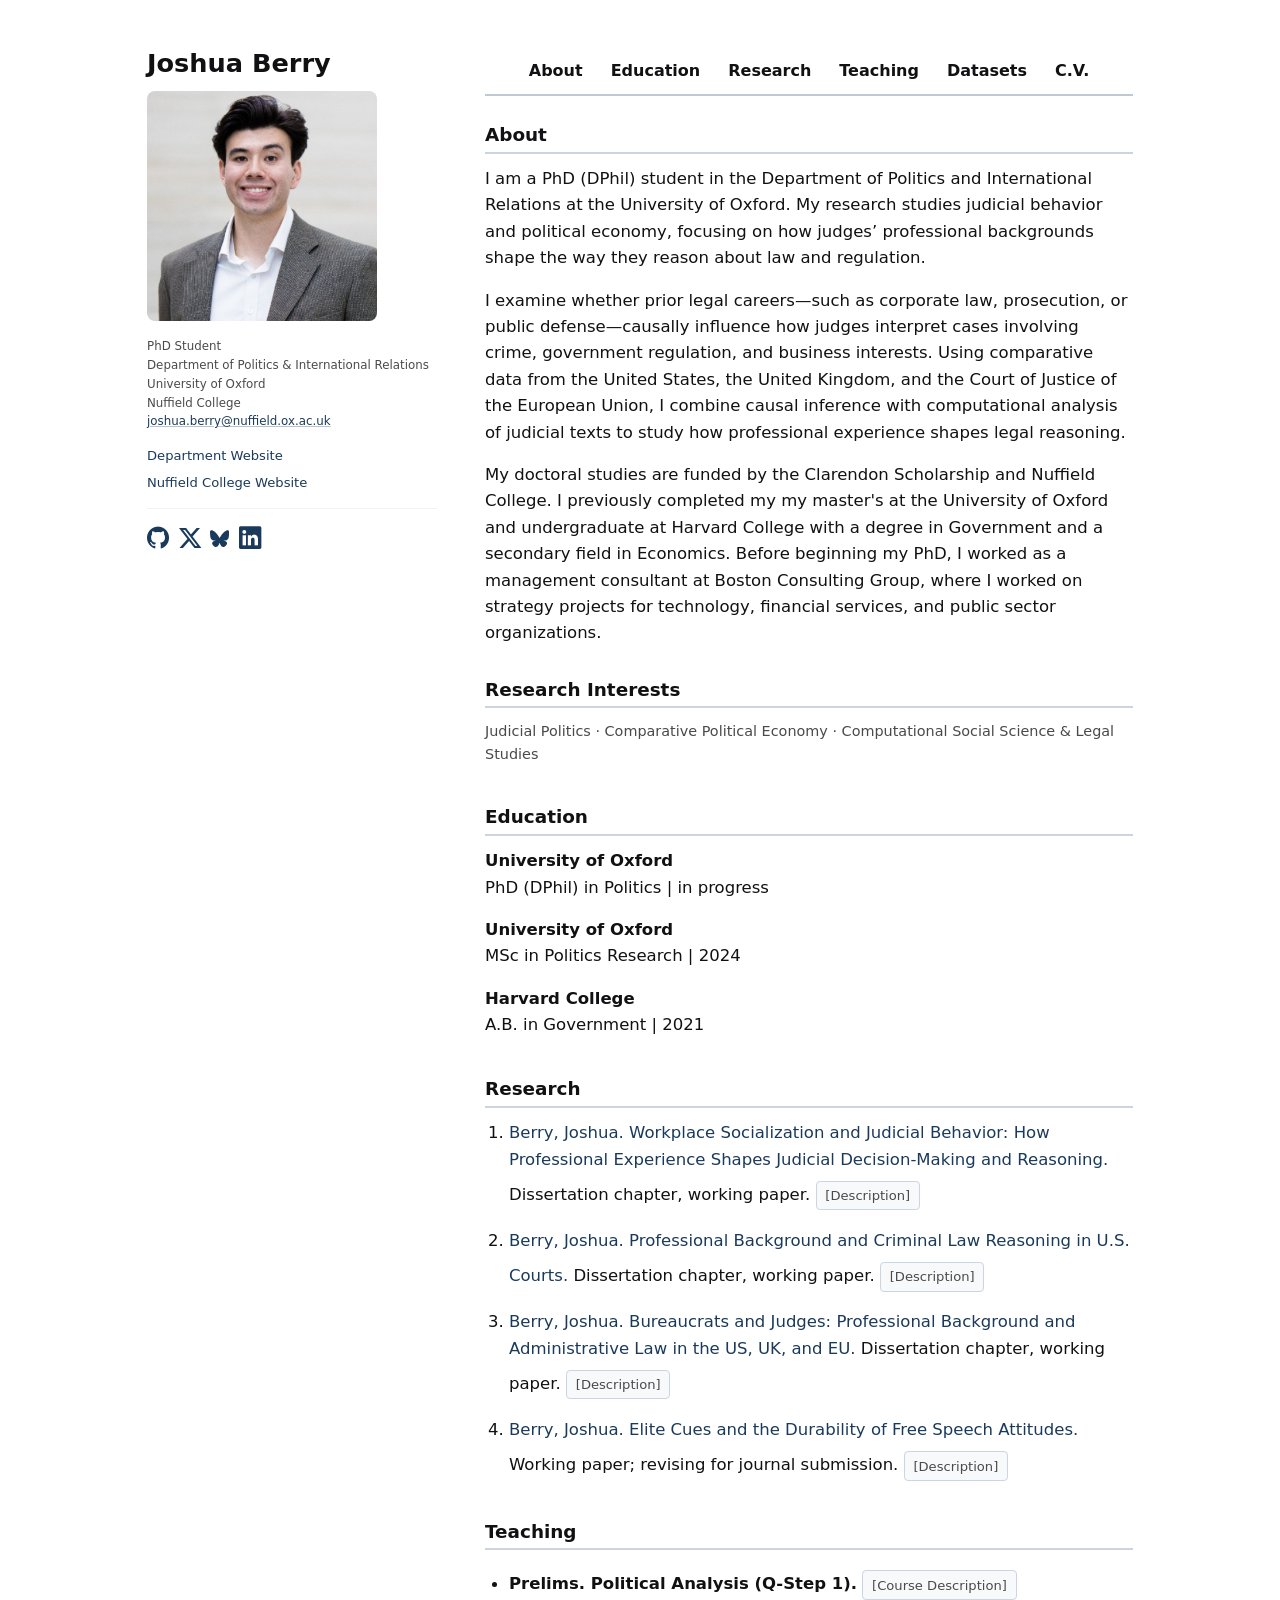
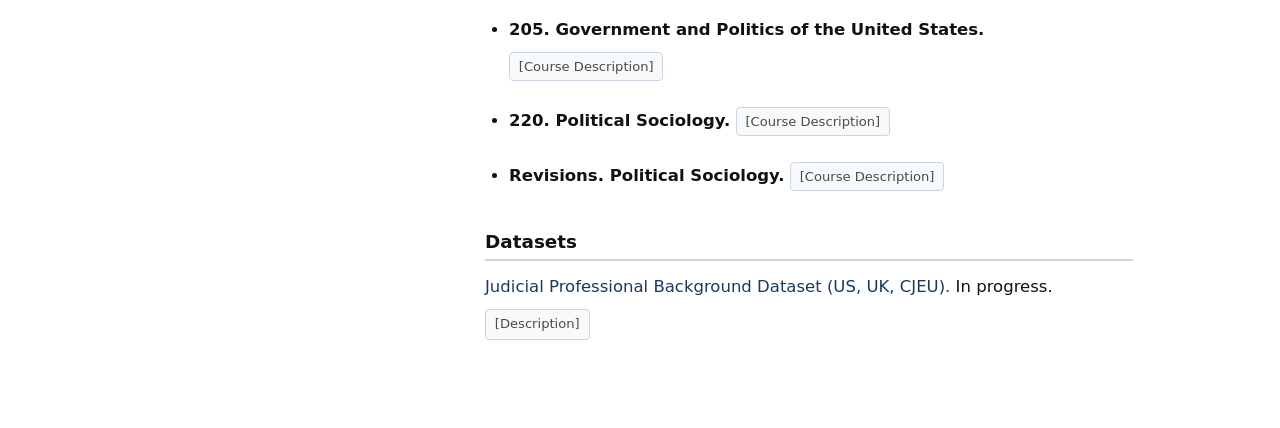
<file: index.html>
<!DOCTYPE html>

<html lang="en">
    <head>
        <meta charset="UTF-8" />
        <meta name="viewport" content="width=device-width, initial-scale=1.0" />
        <title>Joshua Berry</title>

        <!-- Bootstrap CSS -->
        <link href="https://cdn.jsdelivr.net/npm/bootstrap@5.3.8/dist/css/bootstrap.min.css"
              rel="stylesheet"
              integrity="sha384-sRIl4kxILFvY47J16cr9ZwB07vP4J8+LH7qKQnuqkuIAvNWLzeN8tE5YBujZqJLB"
              crossorigin="anonymous">

        <!-- Bootstrap Icons -->
        <link rel="stylesheet"
              href="https://cdn.jsdelivr.net/npm/bootstrap-icons@1.11.3/font/bootstrap-icons.min.css">

        <!-- Bootstrap JS -->
        <script src="https://cdn.jsdelivr.net/npm/bootstrap@5.3.8/dist/js/bootstrap.bundle.min.js"
                integrity="sha384-FKyoEForCGlyvwx9Hj09JcYn3nv7wiPVlz7YYwJrWVcXK/BmnVDxM+D2scQbITxI"
                crossorigin="anonymous"></script>

        <link href="styles.css" rel="stylesheet">

    </head>
    <body>

        <!-- Mobile Profile Header: small screens only -->
        <div class="mobile-profile d-block d-md-none">
            <h1>Joshua Berry</h1>
            <img src="headshot.jpeg" alt="Joshua Berry" class="headshot">
            <p class="position">
                PhD Student<br>
                Department of Politics &amp; International Relations<br>
                University of Oxford<br>
                Nuffield College<br>
                <a href="mailto:joshua.berry@nuffield.ox.ac.uk">joshua.berry@nuffield.ox.ac.uk</a>
            </p>
            <div class="sidebar-website-links">
                <a href="https://www.politics.ox.ac.uk/person/joshua-berry" target="_blank">Department Website</a>
                <a href="https://www.nuffield.ox.ac.uk/people/profiles/joshua-berry/" target="_blank">Nuffield College Website</a>
            </div>
            <hr>
            <div class="social-icons mt-1">
                <a href="https://github.com/joshuahberry" title="GitHub">
                    <i class="bi bi-github"></i>
                </a>
                <a href="https://x.com/_j_berry_" title="X">
                    <i class="bi bi-twitter-x"></i>
                </a>
                <a href="https://bsky.app/profile/joshua-berry.bsky.social" title="Bluesky" class="bsky-icon">
                    <svg xmlns="http://www.w3.org/2000/svg" viewBox="0 0 568 501" width="18" height="18" fill="currentColor">
                        <path d="M123.121 33.664C188.241 82.553 258.281 181.68 284 234.873c25.719-53.193 95.759-152.32 160.879-201.209C491.866-1.611 568-28.906 568 57.947c0 17.346-9.945 145.713-15.778 166.555-20.275 72.453-94.155 90.933-159.875 79.748C507.222 323.8 536.444 388.56 473.922 453.32c-119.946 122.979-172.352-30.842-185.522-70.315-2.678-7.884-3.93-11.572-3.9-8.453.03 3.12-1.222 6.808-3.9 8.453C267.43 422.478 214.024 576.299 94.078 453.32 31.556 388.56 60.778 323.8 175.653 304.25c-65.72 11.185-139.6-7.295-159.875-79.748C9.945 203.66 0 75.293 0 57.947 0-28.906 76.134-1.611 123.121 33.664Z"/>
                    </svg>
                </a>
                <a href="https://www.linkedin.com/in/joshua-berry/" title="LinkedIn">
                    <i class="bi bi-linkedin"></i>
                </a>
            </div>
        </div>

        <!-- Mobile Flat Nav: small screens only -->
        <nav class="mobile-flat-nav d-flex d-md-none">
            <a href="#about">About</a>
            <a href="#education">Education</a>
            <a href="#research">Research</a>
            <a href="#teaching">Teaching</a>
            <a href="#datasets">Datasets</a>
            <a href="joshuaberry_cv.pdf">C.V.</a>
        </nav>

        <!-- Page Body: sidebar + content column -->
        <div class="page-body">

            <!-- Sidebar -->
            <aside class="sidebar d-none d-md-block">

                <!-- Name -->
                <h1>Joshua Berry</h1>

                <!-- Profile photo -->
                <img src="headshot.jpeg" alt="Joshua Berry" class="headshot" style="margin-top: 0.75rem;">

                <!-- Position -->
                <p class="position">
                    PhD Student<br>
                    Department of Politics &amp; International Relations<br>
                    University of Oxford<br>
                    Nuffield College<br>
                    <a href="mailto:joshua.berry@nuffield.ox.ac.uk">joshua.berry@nuffield.ox.ac.uk</a>
                </p>

                <!-- Website links -->
                <div class="sidebar-website-links">
                    <a href="https://www.politics.ox.ac.uk/person/joshua-berry" target="_blank">Department Website</a>
                    <a href="https://www.nuffield.ox.ac.uk/people/profiles/joshua-berry/" target="_blank">Nuffield College Website</a>
                </div>

                <hr>

                <!-- Social icons -->
                <div class="social-icons mt-1">
                    <a href="https://github.com/joshuahberry" title="GitHub">
                        <i class="bi bi-github"></i>
                    </a>
                    <a href="https://x.com/_j_berry_" title="X">
                        <i class="bi bi-twitter-x"></i>
                    </a>
                    <a href="https://bsky.app/profile/joshua-berry.bsky.social" title="Bluesky" class="bsky-icon">
                        <svg xmlns="http://www.w3.org/2000/svg" viewBox="0 0 568 501" width="18" height="18" fill="currentColor">
                            <path d="M123.121 33.664C188.241 82.553 258.281 181.68 284 234.873c25.719-53.193 95.759-152.32 160.879-201.209C491.866-1.611 568-28.906 568 57.947c0 17.346-9.945 145.713-15.778 166.555-20.275 72.453-94.155 90.933-159.875 79.748C507.222 323.8 536.444 388.56 473.922 453.32c-119.946 122.979-172.352-30.842-185.522-70.315-2.678-7.884-3.93-11.572-3.9-8.453.03 3.12-1.222 6.808-3.9 8.453C267.43 422.478 214.024 576.299 94.078 453.32 31.556 388.56 60.778 323.8 175.653 304.25c-65.72 11.185-139.6-7.295-159.875-79.748C9.945 203.66 0 75.293 0 57.947 0-28.906 76.134-1.611 123.121 33.664Z"/>
                        </svg>
                    </a>
                    <a href="https://www.linkedin.com/in/joshua-berry/" title="LinkedIn">
                        <i class="bi bi-linkedin"></i>
                    </a>
                </div>

            </aside>

            <!-- Content column: top nav + main content -->
            <div class="content-col">

                <!-- Top Nav: desktop only -->
                <nav class="topnav d-none d-md-flex">
                    <a href="#about">About</a>
                    <a href="#education">Education</a>
                    <a href="#research">Research</a>
                    <a href="#teaching">Teaching</a>
                    <a href="#datasets">Datasets</a>
                    <a href="joshuaberry_cv.pdf">C.V.</a>
                </nav>

                <!-- Main Content -->
                <main class="main-content">

                    <!-- About -->
                    <section id="about">
                        <h3>About</h3>
                        <p>
                            I am a PhD (DPhil) student in the Department of Politics and International Relations at the University of Oxford. 
                            My research studies judicial behavior and political economy, focusing on how judges’ professional backgrounds shape the way they reason about law and regulation. 
                        </p>

                        <p>
                            I examine whether prior legal careers—such as corporate law, prosecution, or public defense—causally influence how judges interpret cases involving crime, government regulation, and business interests. 
                            Using comparative data from the United States, the United Kingdom, and the Court of Justice of the European Union, I combine causal inference with computational analysis of judicial texts to study how professional experience shapes legal reasoning.
                        </p>

                        <p>
                            My doctoral studies are funded by the Clarendon Scholarship and Nuffield College. I previously completed my my master's at the University of Oxford and undergraduate at Harvard College with a degree in Government and a secondary field in Economics. 
                            Before beginning my PhD, I worked as a management consultant at Boston Consulting Group, where I worked on strategy projects for technology, financial services, and public sector organizations.
                        </p>

                        <h3>Research Interests</h3>
                        <p class="research-interests">Judicial Politics · Comparative Political Economy · Computational Social Science & Legal Studies </p>
                    </section>

                    <!-- Education -->
                    <section id="education">
                        <h3>Education</h3>
                        <p>
                            <strong>University of Oxford</strong><br>
                            PhD (DPhil) in Politics | in progress
                        </p>
                        <p>
                            <strong>University of Oxford</strong><br>
                            MSc in Politics Research | 2024
                        </p>
                        <p>
                            <strong>Harvard College</strong><br>
                            A.B. in Government | 2021
                        </p>
                    </section>

                    <!-- Research -->
                    <section id="research">
                        <h3>Research</h3>
                        <ol>

                            <li>
                                <span class="pub-title">Berry, Joshua. Workplace Socialization and Judicial Behavior: How Professional Experience Shapes Judicial Decision-Making and Reasoning.</span>
                                Dissertation chapter, working paper.
                                <details class="abstract">
                                    <summary>[Description]</summary>
                                    <div class="abstract-body">
                                        This chapter introduces a theory of workplace socialization explaining how judges' prior professional environments influence the information, norms,
                                        and reasoning styles they bring to interpreting and applying legal rules.
                                    </div>
                                </details>
                            </li>

                            <li>
                                <span class="pub-title">Berry, Joshua. Professional Background and Criminal Law Reasoning in U.S. Courts.</span>
                                Dissertation chapter, working paper.
                                <details class="abstract">
                                    <summary>[Description]</summary>
                                    <div class="abstract-body">
                                        Using court dockets and computational text analysis of judicial opinions, this paper examines how prosecutors and defense attorneys
                                        bring different reasoning styles to criminal law cases.
                                    </div>
                                </details>
                            </li>

                            <li>
                                <span class="pub-title">Berry, Joshua. Bureaucrats and Judges: Professional Background and Administrative Law in the US, UK, and EU.</span>
                                Dissertation chapter, working paper.
                                <details class="abstract">
                                    <summary>[Description]</summary>
                                    <div class="abstract-body">
                                        This chapter studies how judges with public- and private-sector legal careers reason about administrative law disputes,
                                        focusing on how professional experience shapes interpretations of agency authority and regulatory discretion across jurisdictions.
                                    </div>
                                </details>
                            </li>

                            <li>
                                <span class="pub-title">Berry, Joshua. Elite Cues and the Durability of Free Speech Attitudes.</span>
                                Working paper; revising for journal submission.
                                <details class="abstract">
                                    <summary>[Description]</summary>
                                    <div class="abstract-body">
                                        Using a survey experiment, this paper shows that elite messaging has limited effects on partisan attitudes toward speech regulation,
                                        suggesting that disagreements over content moderation reflect deeper ideological commitments rather than short-term cue-taking.
                                    </div>
                                </details>
                            </li>

                        </ol>
                    </section>

                    <!-- Teaching -->
                    <section id="teaching">
                        <h3>Teaching</h3>

                        <ul>

                            <li>
                                <strong>Prelims. Political Analysis (Q-Step 1).</strong>
                                <details class="abstract">
                                    <summary>[Course Description]</summary>
                                    <div class="abstract-body">
                                        Introductory statistics and quantitative methods for first-year Philosophy, Politics and Economics (PPE) and
                                        History and Politics (HP) undergraduates. Topics include research design, causal inference, and applied data analysis in R.
                                        Teaching delivered in lecture format.
                                    </div>
                                </details>
                            </li>

                            <li>
                                <strong>205. Government and Politics of the United States.</strong>
                                <details class="abstract">
                                    <summary>[Course Description]</summary>
                                    <div class="abstract-body">
                                        American political institutions, electoral behavior, Congress, the presidency,
                                        the federal government, interest groups, courts, and constitutional law for second and third-year PPE and HP
                                        undergraduates. Teaching delivered in seminar tutorial format.
                                    </div>
                                </details>
                            </li>

                            <li>
                                <strong>220. Political Sociology.</strong>
                                <details class="abstract">
                                    <summary>[Course Description]</summary>
                                    <div class="abstract-body">
                                        Covering the social basis of political behavior for second-year PPE and HP undergraduates. Topics include
                                        social capital, social attitudes, social movements, nationalism, and civil wars.
                                        Teaching delivered in seminar tutorial format.
                                    </div>
                                </details>
                            </li>

                            <li>
                                <strong>Revisions. Political Sociology.</strong>
                                <details class="abstract">
                                    <summary>[Course Description]</summary>
                                    <div class="abstract-body">
                                        Revision tutorials for final-year PPE and PH students in Jesus College and St. Peter's College preparing for finalist examinations.
                                    </div>
                                </details>
                            </li>

                        </ul>
                    </section>

                    <!-- Datasets -->
                    <section id="datasets">
                        <h3>Datasets</h3>

                        <ul class="dataset-list">

                            <li>
                                <span class="pub-title">Judicial Professional Background Dataset (US, UK, CJEU).</span>
                                In progress.
                                <details class="abstract">
                                    <summary>[Description]</summary>
                                    <div class="abstract-body">
                                        Original dataset linking judicial biographies to regulatory cases, court dockets, and opinion texts.
                                    </div>
                                </details>
                            </li>

                        </ul>
                    </section>

                </main>
            </div><!-- /.content-col -->
        </div><!-- /.page-body -->

        <script src="script.js"></script>
    </body>
</html>
</file>
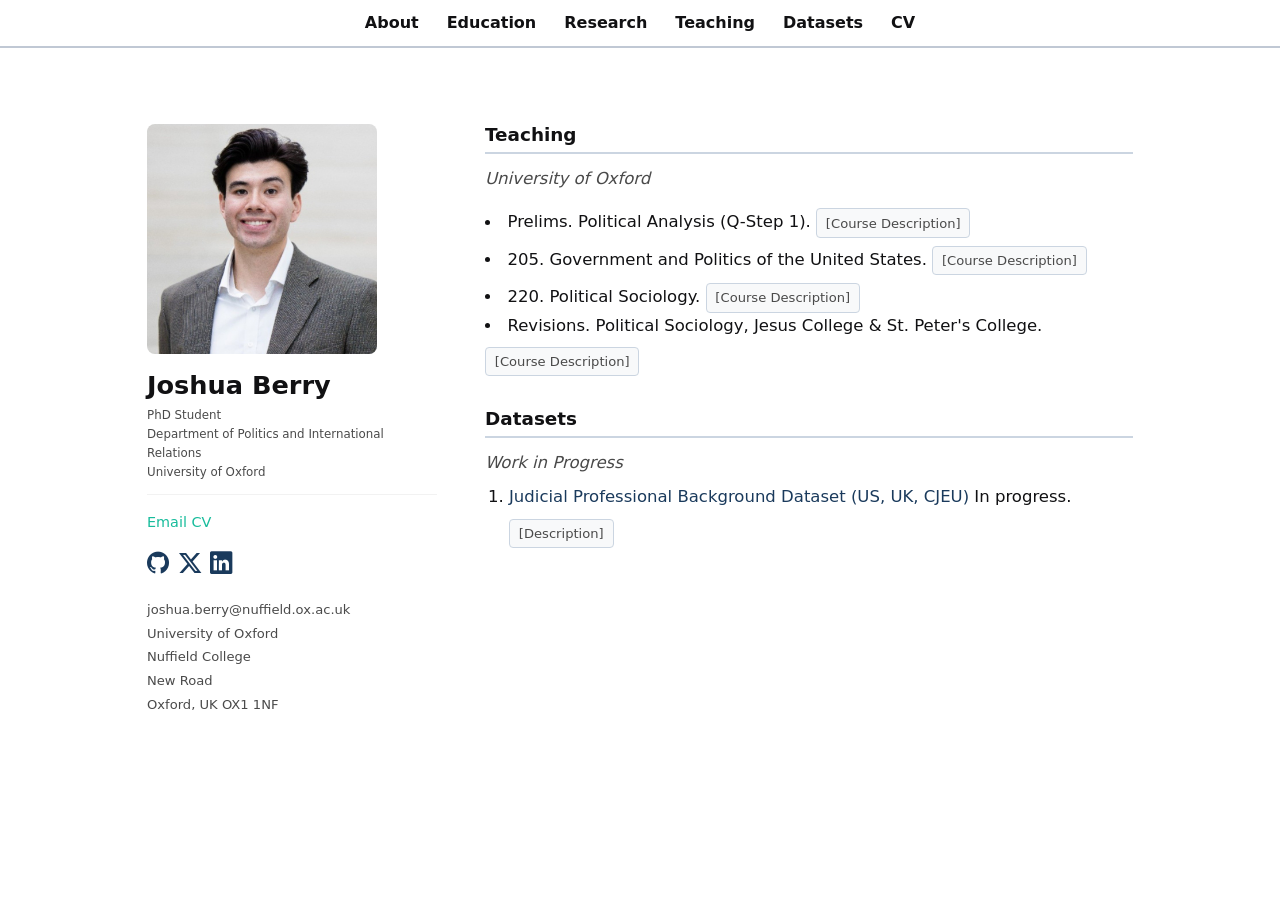
<file: teaching.html>
<!DOCTYPE html>

<html lang="en">
    <head>
        <meta charset="UTF-8" />
        <meta name="viewport" content="width-device-width, initial-scale=1.0" />
        <title>Teaching — Joshua Berry</title>
        <link href="https://cdn.jsdelivr.net/npm/bootstrap@5.3.8/dist/css/bootstrap.min.css"
            rel="stylesheet"
            integrity="sha384-sRIl4kxILFvY47J16cr9ZwB07vP4J8+LH7qKQnuqkuIAvNWLzeN8tE5YBujZqJLB"
            crossorigin="anonymous">
        <link rel="stylesheet"
            href="https://cdn.jsdelivr.net/npm/bootstrap-icons@1.11.3/font/bootstrap-icons.min.css">
        <script src="https://cdn.jsdelivr.net/npm/bootstrap@5.3.8/dist/js/bootstrap.bundle.min.js"
            integrity="sha384-FKyoEForCGlyvwx9Hj09JcYn3nv7wiPVlz7YYwJrWVcXK/BmnVDxM+D2scQbITxI"
            crossorigin="anonymous"></script>
        <link href="styles.css" rel="stylesheet">
    </head>
    <body>

        <nav class="topnav d-none d-md-flex">
            <a href="index.html">About</a>
            <a href="education.html">Education</a>
            <a href="research.html">Research</a>
            <a href="teaching.html">Teaching</a>
            <a href="datasets.html">Datasets</a>
            <a href="joshuaberry_cv.pdf">CV</a>
        </nav>

        <nav class="navbar navbar-expand-md d-md-none mobile-nav">
            <div class="container-fluid">
                <span class="navbar-brand">Joshua Berry</span>
                <button class="navbar-toggler" type="button"
                    data-bs-toggle="collapse" data-bs-target="#mobileLinks">
                <span class="navbar-toggler-icon"></span>
                </button>
                <div class="collapse navbar-collapse" id="mobileLinks">
                    <ul class="navbar-nav">
                        <li class="nav-item"><a class="nav-link" href="index.html">About</a></li>
                        <li class="nav-item"><a class="nav-link" href="education.html">Education</a></li>
                        <li class="nav-item"><a class="nav-link" href="research.html">Research</a></li>
                        <li class="nav-item"><a class="nav-link" href="teaching.html">Teaching</a></li>
                        <li class="nav-item"><a class="nav-link" href="datasets.html">Datasets</a></li>
                        <li class="nav-item"><a class="nav-link" href="joshuaberry_cv.pdf">CV</a></li>
                    </ul>
                </div>
            </div>
        </nav>

        <div class="page-body">

            <aside class="sidebar d-none d-md-block">
                <img src="headshot.jpeg" alt="JOshua Berry" class="headshot">
                <h1>Joshua Berry</h1>
                <p class="position">
                    PhD Student<br>
                    Department of Politics and International Relations<br>
                    University of Oxford
                                   </p>

                   <hr>

                   <!-- Text links -->
                    <div class="sidebar-links">
                        <a href="mailto:joshua.berry@nuffield.ox.ac.uk">Email</a>
                        <a href="joshuaberry_cv.pdf">CV</a>
                    </div>

                    <!-- Social icons -->
                     <div class="social-icons mt-2">
                        <a href="https://github.com/jberry3" title="GitHub">
                            <i class="bi bi-github"></i>
                        </a>
                        <a href="https://x.com/_j_berry_" title="X">
                            <i class="bi bi-twitter-x"></i>
                        </a>
                        <a href="https://www.linkedin.com/in/joshua-berry/" title="LinkedIn">
                            <i class="bi bi-linkedin"></i>
                        </a>
                        <a href="https://bsky.app/profile/joshua-berry.bsky.social" title="Bluesky">
                            <i class="bi bi-butterfly"></i>
                        </a>
                     </div>

                     <!-- Address -->
                      <address class="mt-3">
                        joshua.berry@nuffield.ox.ac.uk<br>
                        University of Oxford<br>
                        Nuffield College<br>
                        New Road<br>
                        Oxford, UK OX1 1NF
                      </address>

             </aside>

             <!-- Main Content -->
            <main class="main-content">

                <h3>Teaching</h3>

                <p class="subheading">University of Oxford</p>
                <u1>

                    <li>
                       Prelims. Political Analysis (Q-Step 1).
                       <details class="abstract">
                        <summary>[Course Description]</summary>
                        <div class="abstract-body">
                            Introductory statistics and quantitative methods for first-year Philosophy, Politics and Economics (PPE) and
                            History and Politics (HP) undergraduates. Topics include research design, causal inference, and applied data analysis in R.
                            Teaching delivered in lecture format.
                            </div>
                       </details>
                    </li>

                    <li>
                        205. Government and Politics of the United States.
                        <details class="abstract">
                            <summary>[Course Description]</summary>
                            <div class="abstract-body">
                                American political institutions, electoral behavior, Congress, the presidency,
                                the federal government, interest groups, courts, and constitutional law for second and third-year PPE and HP
                                undergraduates. Teaching delivered in seminar tutorial format.

                            </div>
                        </details>
                    </li>

                    <li>
                        220. Political Sociology.
                        <details class="abstract">
                            <summary>[Course Description]</summary>
                            <div class="abstract-body">
                                Covering the social basis of political behavior for second-year PPE and HP undergraduates. Topics include
                                social capital, social attitudes, social movements, nationalism, and civil wars.
                                Teaching delivered in seminar tutorial format.
                            </div>
                        </details>
                    </li>

                    <li>
                        Revisions. Political Sociology, Jesus College & St. Peter's College.
                        <details class="abstract">
                            <summary>[Course Description]</summary>
                            <div class="abstract-body">
                                Revision tutorials for final-year PPE and PH students preparing for finalist examinations.
                            </div>
                        </details>
                    </li>

                </u1>

                <h3>Datasets</h3>
                <p class="subheading">Work in Progress</p>
                <ol>
                    <li>
                        <a href="#" class="pub-title">Judicial Professional Background Dataset (US, UK, CJEU)</a>
                        In progress.
                        <details class="abstract">
                            <summary>[Description]</summary>
                            <div class="abstract-body">
                                Original dataset linking judicial biographies to regulatory cases, court dockets, and opinion texts.
                            </div>
                        </details>
                    </li>
                </ul>

            </main>
        </div>

        <script src="script.js"></script>
    </body>
</html>
</file>
<file: styles.css>
/* SMOOTH SCROLL */

html {
    scroll-behavior: smooth;
}

/* VARIABLES */

:root {
    --teal: #18bc9c; /*nav/sidebar links */
    --red: #b22222; /* paper title links */
    --text: #111113; /* very dark body text */
    --muted: #4a4a4a;
    --border: #cbd5e1;
    --sidebar-width: 290px;
}

/* BASE */

body {
    font-family: -apple-system, "system-ui", "Segoe UI", Roboto, Helvetica, Arial, sans-serif;
    font-size: 16.5px;
    color: var(--text);
    background-color: #ffffff;
    line-height: 1.6;
    margin: 0;
}

/* LINKS */

a {
    color: var(--teal);
    text-decoration: none;
}

a:hover {
    text-decoration: underline;
}

/* PUBLICATION TITLES (unlinked — span, not anchor) */

.pub-title {
    color: #1a3a5c;
    font-weight: 500;
}

/* TOP NAV (desktop — inside content column) */

.topnav {
    background-color: #ffffff;
    border-bottom: 2px solid #c0c8d4;
    padding: 0.65rem 0;
    gap: 1.75rem;
    justify-content: center;
    display: flex;
    margin-bottom: 1.75rem;
}

.topnav a {
    color: var(--text);
    font-size: 1rem;
    font-weight: 700;
}

.topnav a:hover {
    color: var(--teal);
    text-decoration: none;
}

.topnav a.active {
    color: var(--teal);
}

/* MOBILE PROFILE HEADER */

.mobile-profile {
    padding: 1.75rem 1.5rem 0.75rem;
    max-width: 600px;
    margin: 0 auto;
    display: flex;
    flex-direction: column;
    align-items: center;
    text-align: center;
}

.mobile-profile h1 {
    font-size: 1.6rem;
    font-weight: 700;
    margin-bottom: 0.75rem;
    color: var(--text);
}

.mobile-profile .headshot {
    width: 180px;
    height: 180px;
    margin: 0 auto 1rem;
}

.mobile-profile .position {
    text-align: center;
}

.mobile-profile .sidebar-website-links {
    align-items: center;
}

.mobile-profile .sidebar-website-links a {
    text-decoration: underline;
    text-decoration-color: rgba(26,58,92,0.4);
}

.mobile-profile .social-icons {
    justify-content: center;
}

.mobile-profile hr {
    width: 100%;
    border-color: #cccccc;
    margin: 0.75rem 0;
}

/* MOBILE FLAT NAV */

.mobile-flat-nav {
    flex-wrap: wrap;
    justify-content: center;
    gap: 0.1rem 0.5rem;
    padding: 0.6rem 1rem;
    border-top: 1px solid var(--border);
    border-bottom: 2px solid #c0c8d4;
    background-color: #ffffff;
    margin-bottom: 0;
}

.mobile-flat-nav a {
    color: var(--text);
    font-weight: 700;
    font-size: 0.95rem;
    padding: 0.25rem 0.5rem;
}

.mobile-flat-nav a:hover {
    color: var(--teal);
    text-decoration: none;
}


/* PAGE LAYOUT */

.page-body {
    display: flex;
    padding: 3rem 2rem;
    max-width: 1050px;
    margin: 0 auto;
    gap: 3rem;
}

/* CONTENT COLUMN (topnav + main content) */

.content-col {
    flex: 1;
    min-width: 0;
    display: flex;
    flex-direction: column;
}

/* SIDEBAR */

.sidebar {
    width: var(--sidebar-width);
    flex-shrink: 0;
    position: sticky;
    top: 3rem;
    align-self: flex-start;
}

.headshot {
    width: 230px;
    height: 230px;
    border-radius: 8px;
    object-fit: cover;
    display: block;
    margin-bottom: 1rem;
}

.sidebar h1 {
    font-size: 1.6rem;
    font-weight: 700;
    margin-bottom: 0.3rem;
    color: var(--text);
}

.position {
    color: var(--muted);
    font-size: 0.74rem;
    line-height: 1.6;
    margin-bottom: 0.75rem;
}

.sidebar-website-links {
    display: flex;
    flex-direction: column;
    font-size: 0.82rem;
    line-height: 2;
    margin-top: 0.5rem;
}

.sidebar-website-links a {
    color: #1a3a5c;
}

.sidebar hr {
    border-color: #cccccc;
    margin: 0.75rem 0;
}

.sidebar-links {
    font-size: 0.9rem;
    line-height: 2.2;
}

.social-icons {
    font-size: 1.4rem;
    gap: 0.6rem;
    display: flex;
    align-items: center;
}

.social-icons a {
    color: #1a3a5c;
}

.social-icons a:hover {
    color: var(--teal);
    text-decoration: none;
}

.position a {
    color: #1a3a5c;
    text-decoration: underline;
    text-decoration-color: rgba(26,58,92,0.3);
}

.position a:hover {
    color: var(--teal);
    text-decoration: underline;
}

.bsky-icon {
    display: inline-flex;
    align-items: center;
    vertical-align: middle;
}

.bsky-icon svg {
    width: 1.2rem;
    height: 1.2rem;
}

address {
    font-size: 0.82rem;
    color: var(--muted);
    font-style: normal;
    line-height: 1.8;
}

/* SIDEBAR NAV */

.sidebar-nav {
    display: flex;
    flex-direction: column;
    font-size: 0.9rem;
    line-height: 2.2;
    margin-bottom: 0.5rem;
}

.sidebar-nav a {
    color: var(--text);
    text-decoration: none;
}

.sidebar-nav a:hover {
    color: var(--teal);
}

.sidebar-nav a.active {
    font-weight: 700;
}

/* SECTIONS */

section {
    margin-bottom: 2.5rem;
}

/* MAIN CONTENT */

.main-content {
    flex: 1;
    min-width: 0;
}

/* SECTION HEADINGS */

h3 {
    font-size: 1.15rem;
    font-weight: 700;
    color: var(--text);
    margin-top: 2rem;
    margin-bottom: 0.75rem;
    padding-bottom: 0.35rem;
    border-bottom: 2px solid var(--border);
}

h3:first-child {
    margin-top: 0;
}


/* RESEARCH INTERESTS */

.research-interests {
    color: var(--muted);
    font-size: 0.9rem;
}

/* SUBHEADINGS */

.subheading {
    font-style: italic;
    color: var(--muted);
    margin-bottom: 0.5rem;
}

/*PUBLICATION LIST*/

ol {
    padding-left: 1.5rem;
}

ol li {
    margin-bottom: 1.1rem;
    line-height: 1.6;
}

/* DATASET LIST*/
.dataset-list {
    list-style: none;
    padding-left: 0;
}

.dataset-list li {
    margin-bottom: 1.5rem;
    line-height: 1.7;
}

/* ABSTRACT / DESCRIPTION TOGGLE */

details.abstract {
    margin-top: 0.5rem;
    display: inline-block;
}

details.abstract summary {
    cursor: pointer;
    color: var(--muted);
    font-size: 0.82rem;
    list-style: none;
    display: inline-flex;
    align-items: center;
    padding: 0.2rem 0.55rem;
    border: 1px solid var(--border);
    border-radius: 4px;
    background-color: #f8f9fa;
    transition: background-color 0.15s, border-color 0.15s, color 0.15s;
    user-select: none;
}

details.abstract summary:hover {
    background-color: #eef2f7;
    border-color: #aab4c2;
    color: var(--text);
}

details.abstract summary::-webkit-details-marker {
    display: none;
}

details.abstract .abstract-body {
    margin-top: 0.5rem;
    font-size: 0.88rem;
    color: var(--muted);
    border-left: 3px solid var(--border);
    padding-left: 0.75rem;
}


/* MOBILE RESPONSIVE */

@media (max-width: 767.98px) {
    .page-body {
        padding: 1.25rem 1.25rem;
    }
}

/* TEACHING LIST*/

ul {
    padding-left: 1.5rem;
}

ul li {
    margin-bottom: 1.1rem;
    line-height: 1.6;
}
</file>
